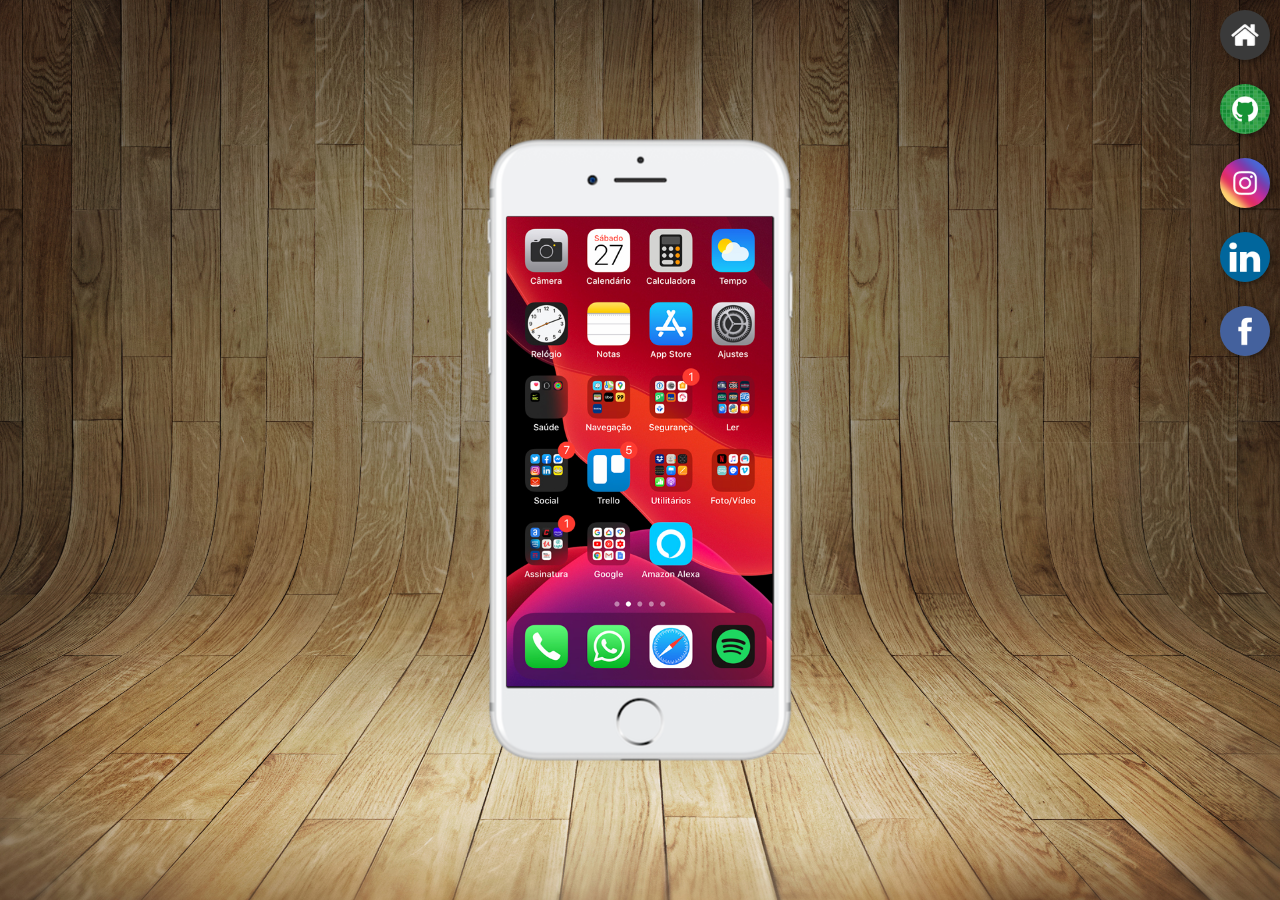
<file: index.html>
<!DOCTYPE html>
<html lang="pt-br">
<head>
    <meta charset="UTF-8">
    <meta name="viewport" content="width=device-width, initial-scale=1.0">
    <link rel="shortcut icon" href="favicon.ico" type="image/x-icon">
    <link rel="stylesheet" href="estilos/style.css">
    <title>Projeto Redes Sociais</title>
</head>
<body>
    <main>
        <section id="telefone">
            <iframe src="home.html" name="tela" id="tela" frameborder="0">
                Seu navegador não é compatível com isso.
            </iframe>
        </section>
        <section id="redes-sociais">
            <a href="home.html" target="tela"><img src="imagens/logo-home.jpg" alt="Home"></a><br>
            <a href="github.html" target="tela"><img src="imagens/logo-github.jpg" alt="GitHub"></a><br>
            <a href="instagram.html" target="tela"><img src="imagens/logo-instagram.jpg" alt="Instagram"></a><br>
            <a href="linkedin.html" target="tela"><img src="imagens/logo-linkedin.jpg" alt="LinkedIn"></a><br>
            <a href="facebook.html" target="tela"><img src="imagens/logo-facebook.jpg" alt="Facebook"></a>
        </section>
    </main>
</body>
</html>
</file>
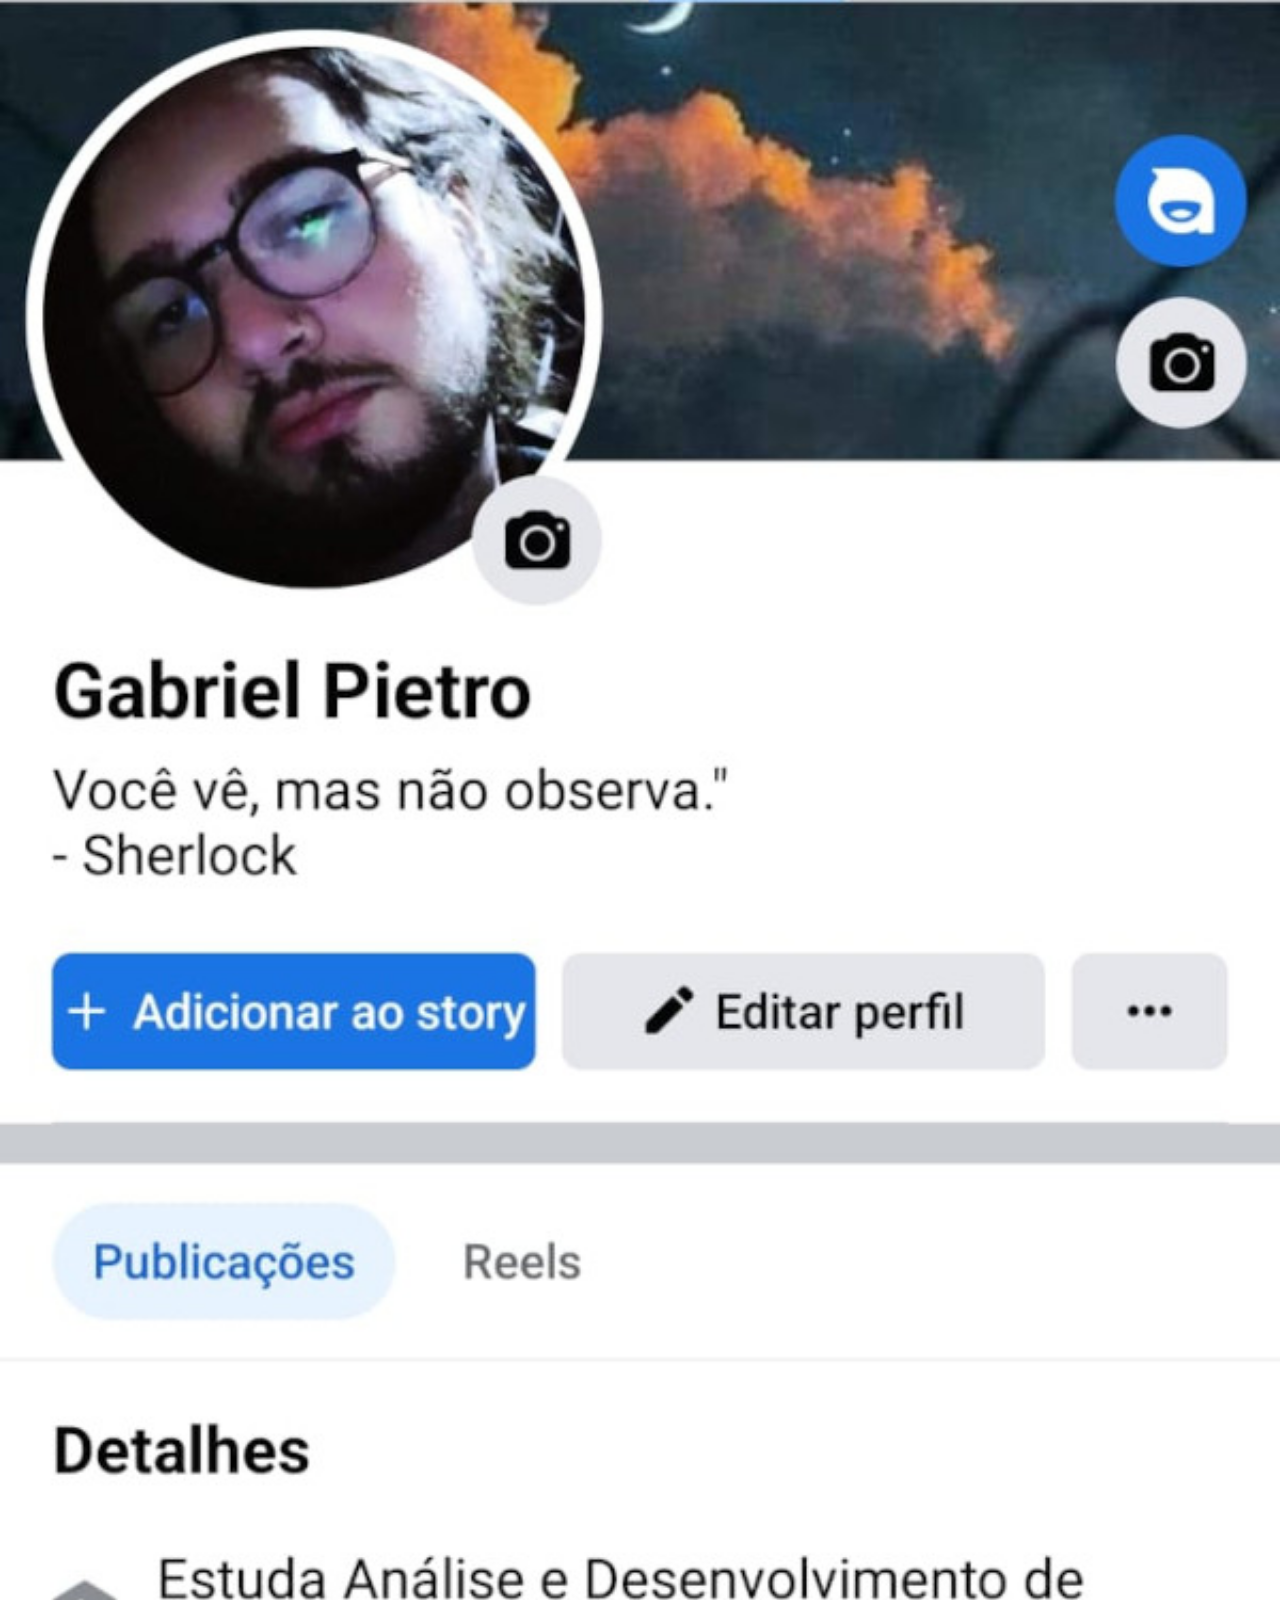
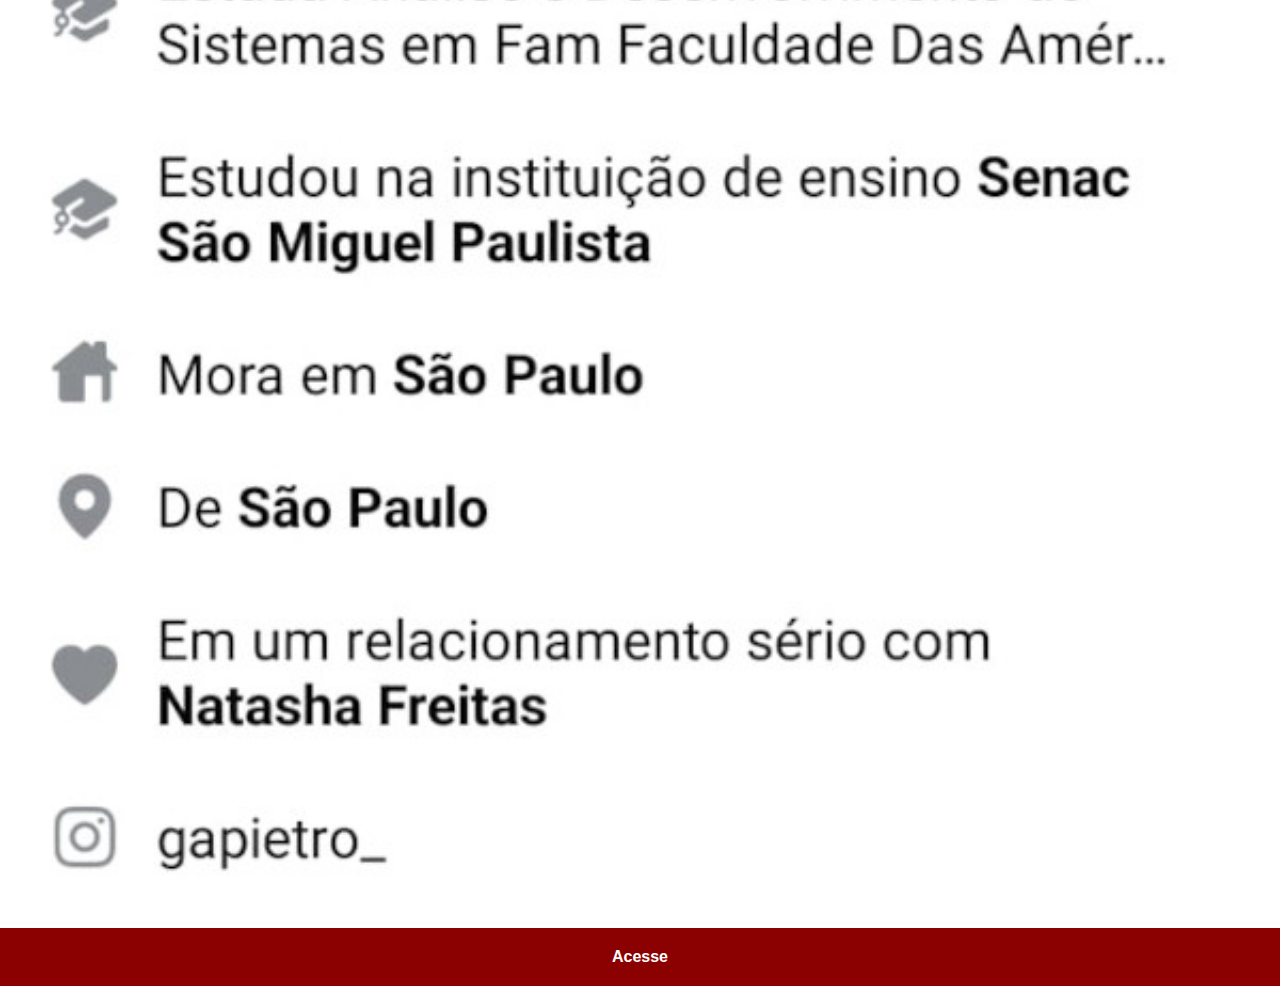
<file: facebook.html>
<!DOCTYPE html>
<html lang="pt-br">
<head>
    <meta charset="UTF-8">
    <meta name="viewport" content="width=device-width, initial-scale=1.0">
    <link rel="stylesheet" href="estilos/social.css">
    <title>Facebook</title>
</head>
<body>
    <img src="imagens/tela-facebook.jpg" alt="Facebook">
    <a href="https://www.facebook.com/gabriel.pietro.135/" target="_blank">Acesse</a>
</body>
</html>
</file>
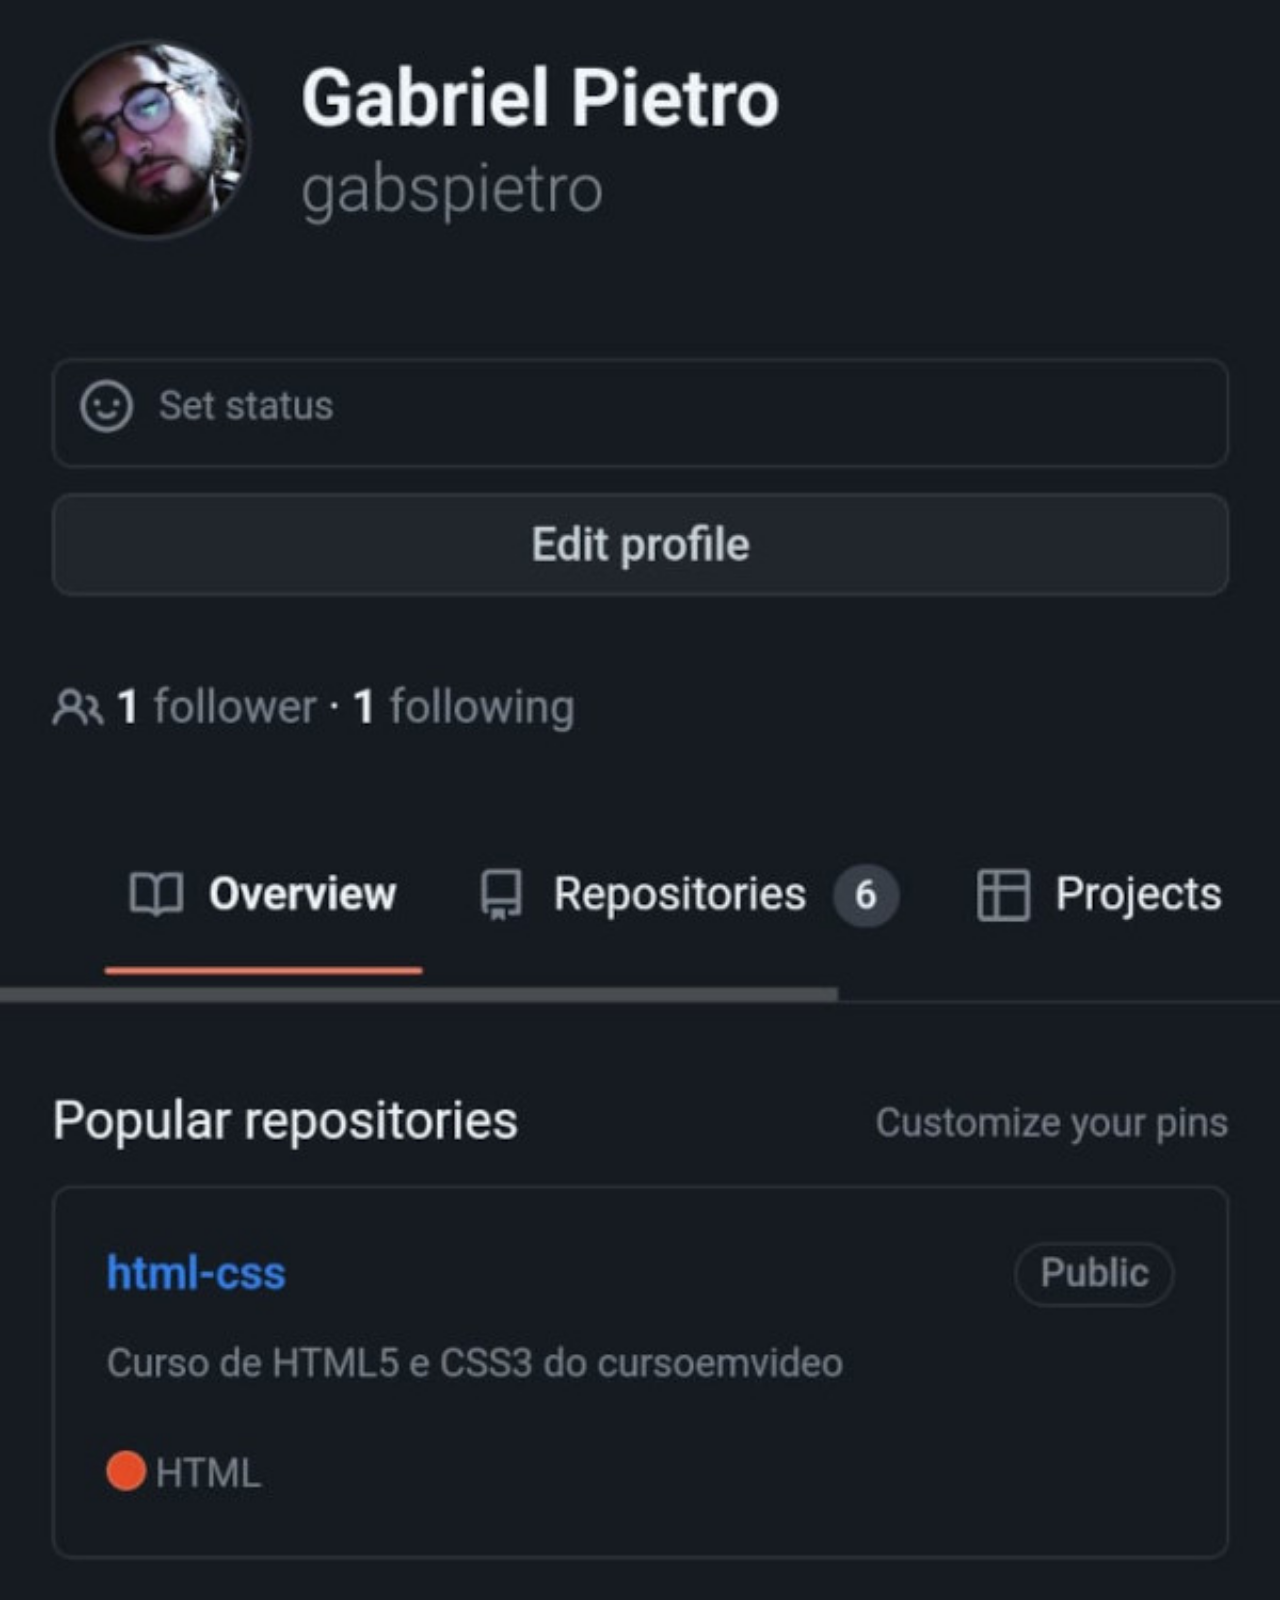
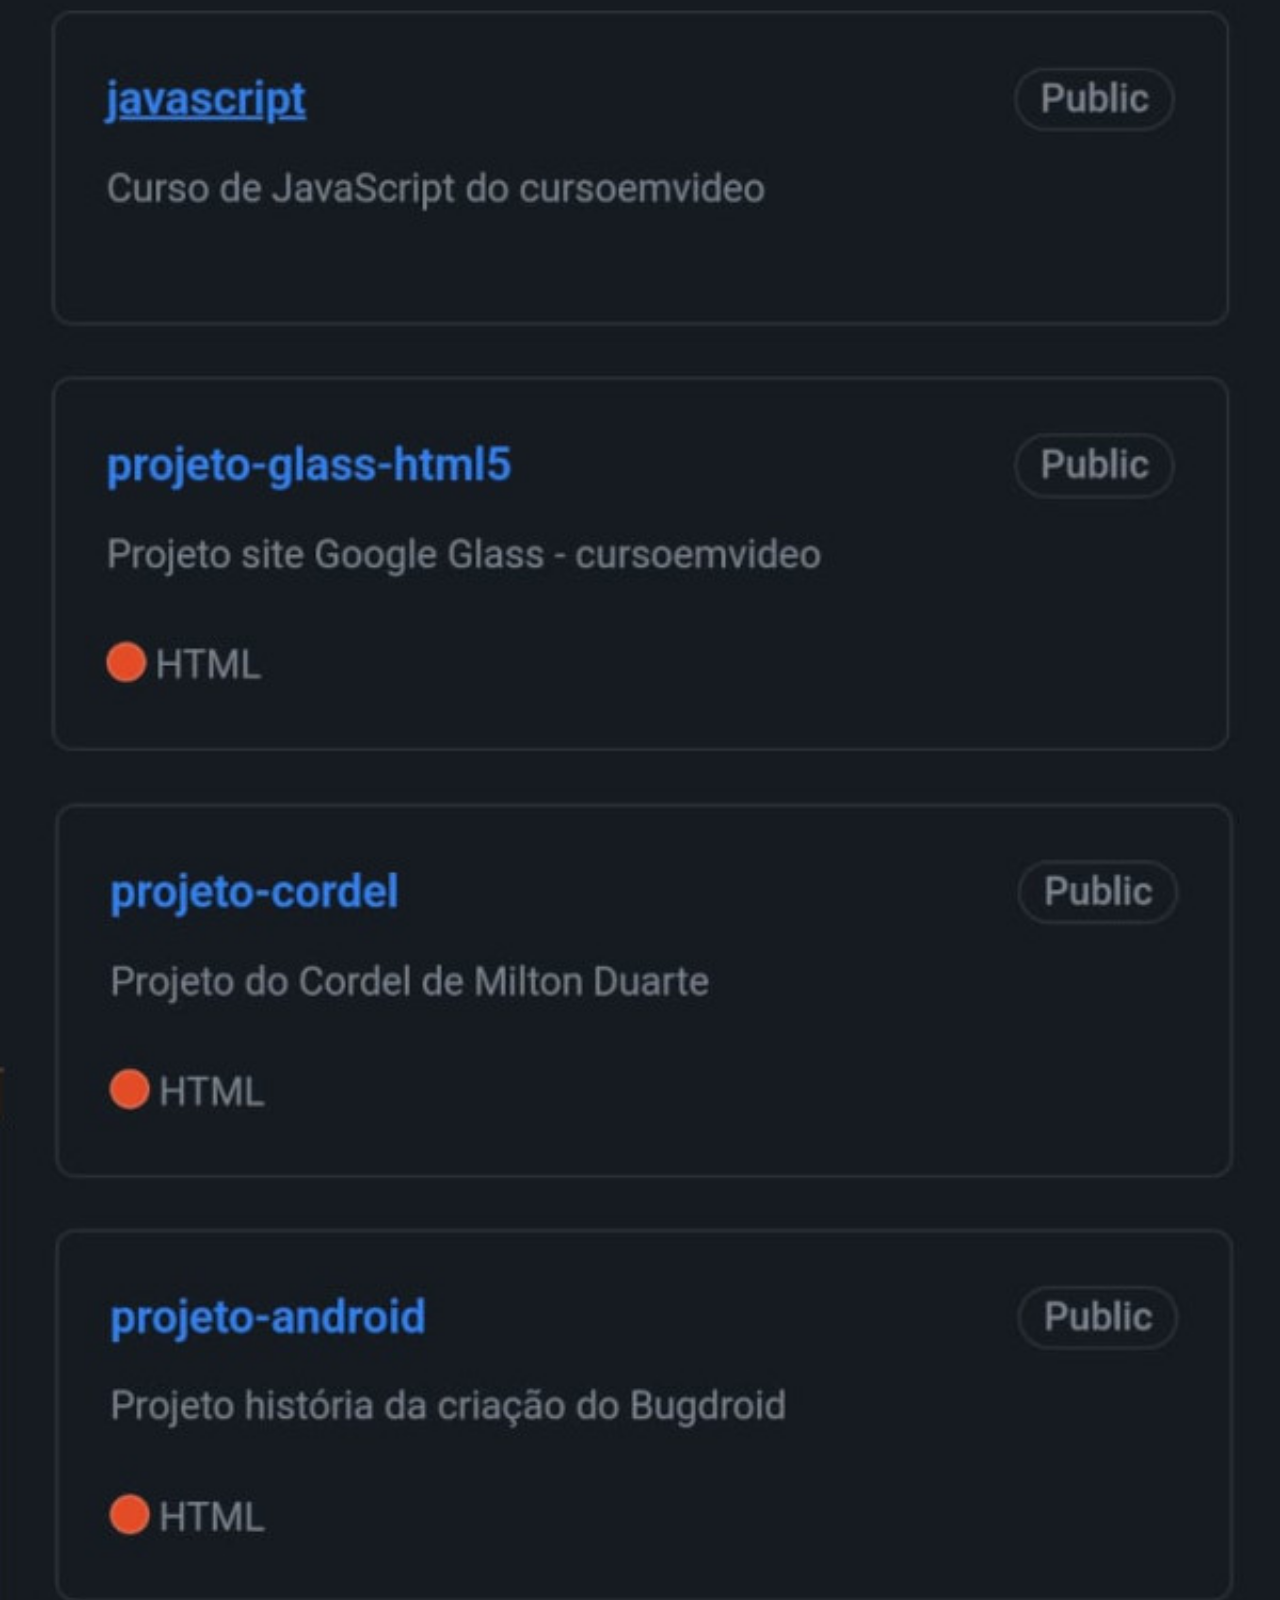
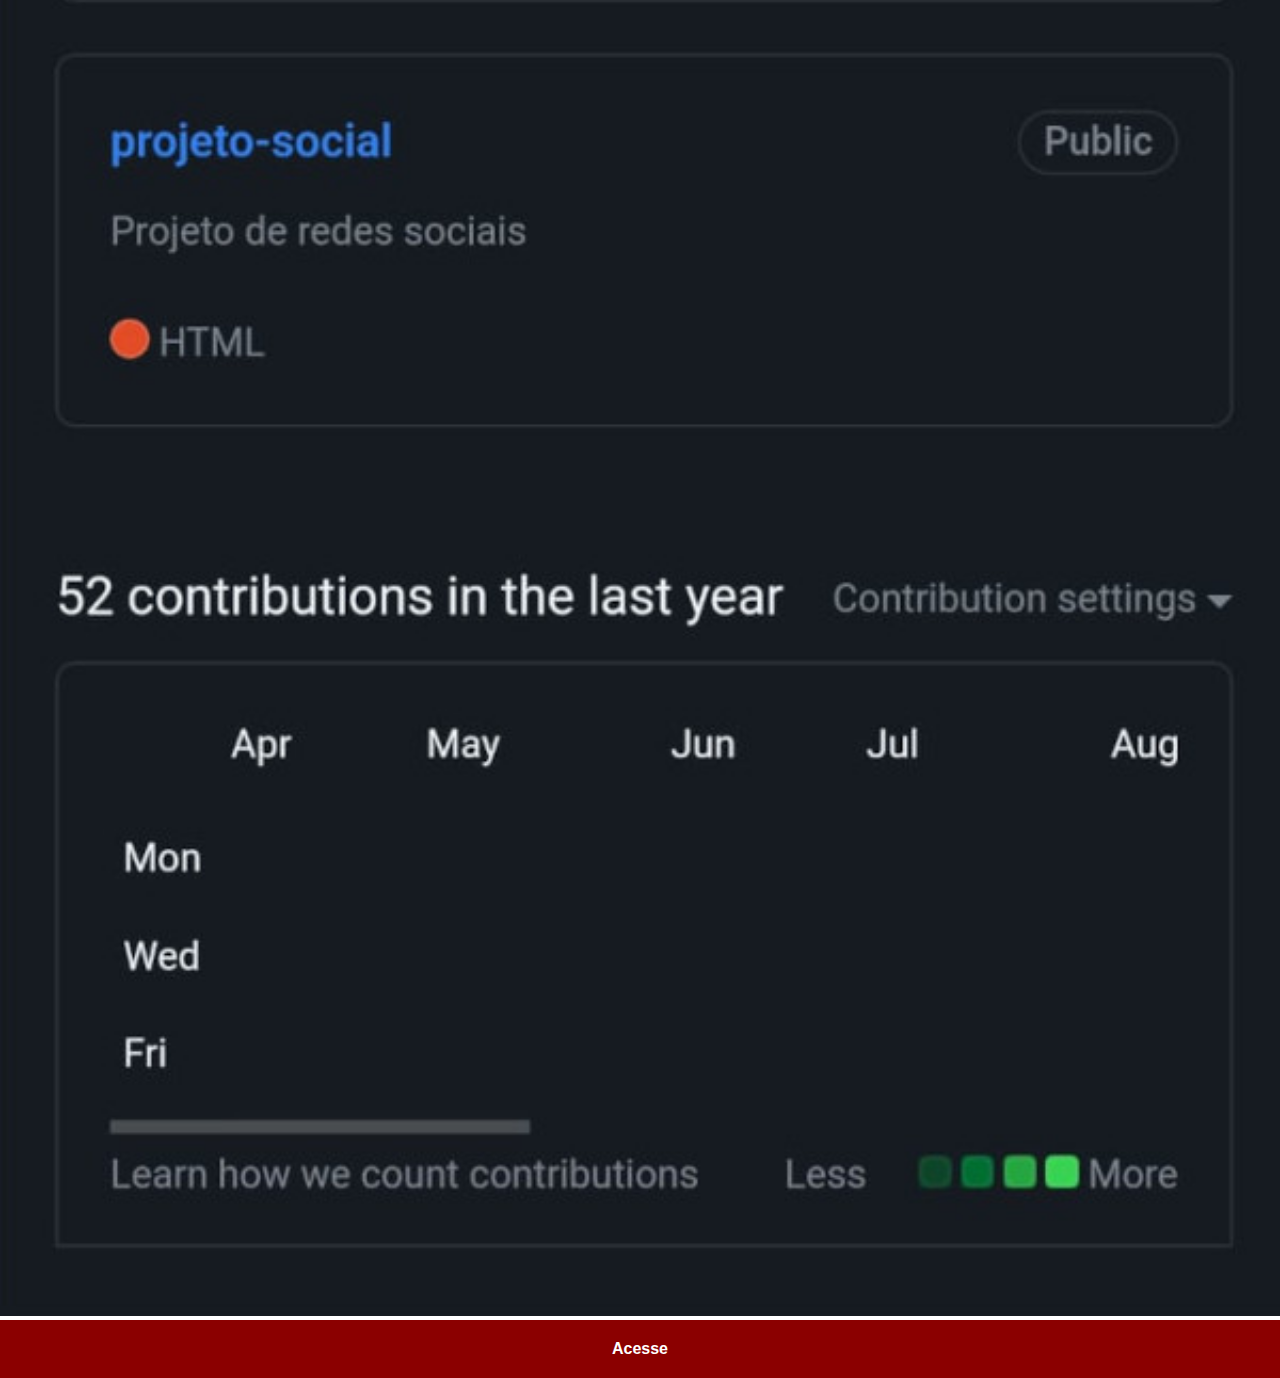
<file: github.html>
<!DOCTYPE html>
<html lang="pt-br">
<head>
    <meta charset="UTF-8">
    <meta name="viewport" content="width=device-width, initial-scale=1.0">
    <link rel="stylesheet" href="estilos/social.css">
    <title>GitHub</title>
</head>
<body>
    <img src="imagens/tela-github.jpg" alt="GitHub">
    <a href="https://github.com/gabspietro" target="_blank">Acesse</a>
</body>
</html>
</file>
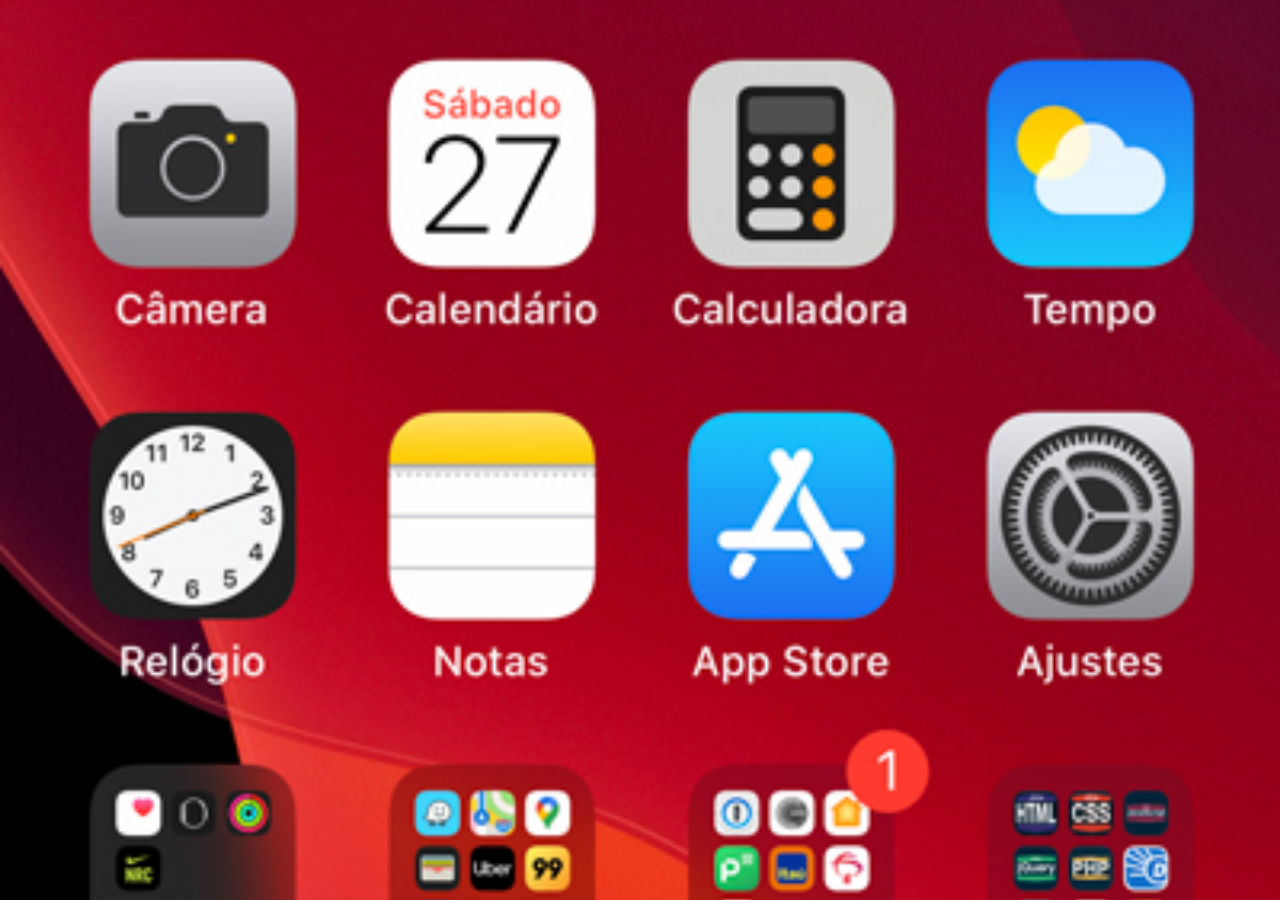
<file: home.html>
<!DOCTYPE html>
<html lang="pt-br">
<head>
    <meta charset="UTF-8">
    <meta name="viewport" content="width=device-width, initial-scale=1.0">
    <title>Home</title>
</head>
<style>
    * {
        margin: 0px;
        padding: 0px;
    }

    body {
        width: 100vw;
        height: 100vh;
        background: black url('imagens/tela-home.jpg') no-repeat top center;
        background-size: cover;
    }
</style>
<body>
    
</body>
</html>
</file>
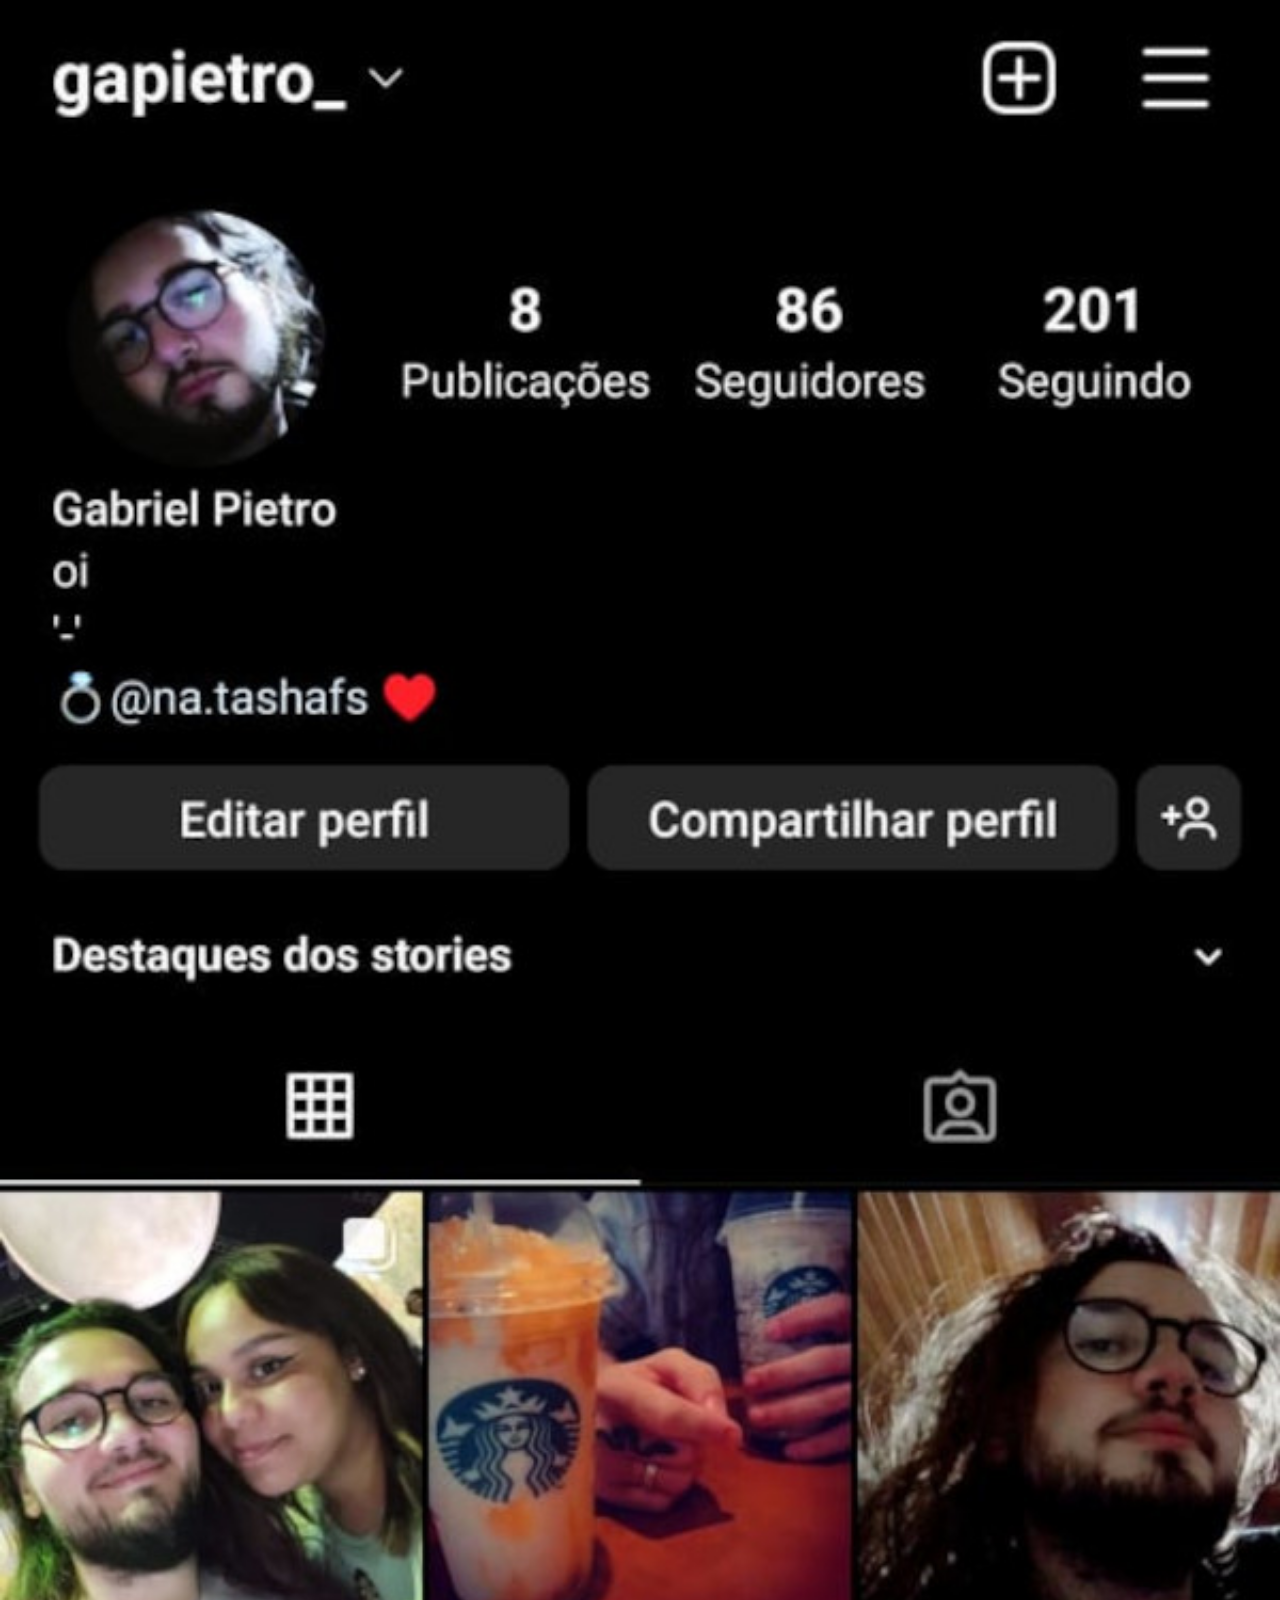
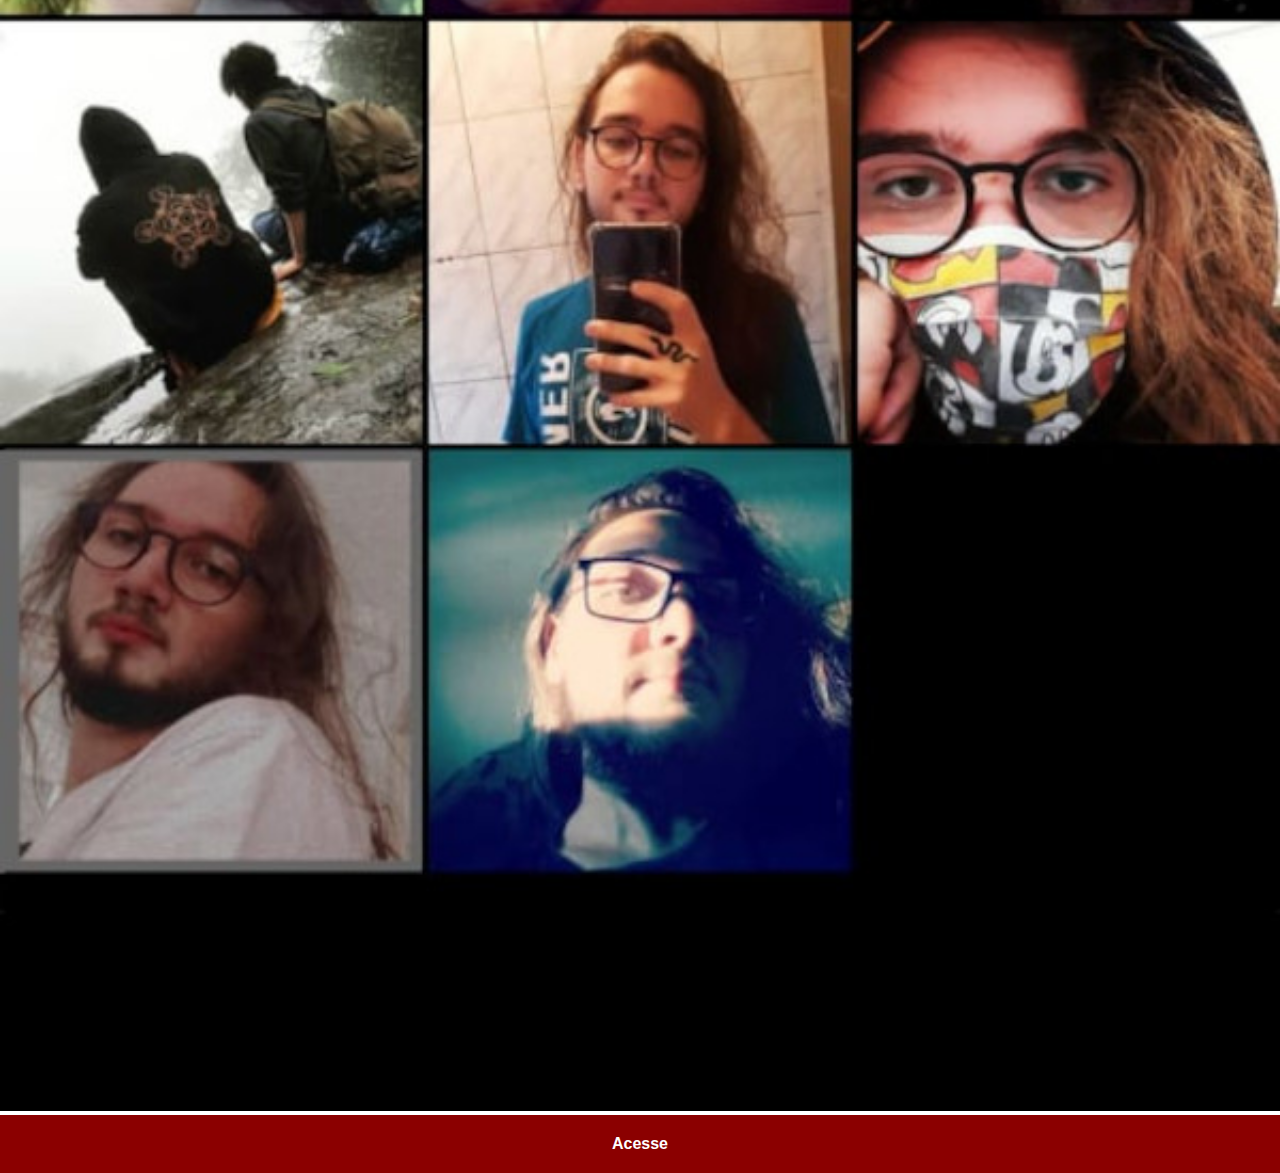
<file: instagram.html>
<!DOCTYPE html>
<html lang="pt-br">
<head>
    <meta charset="UTF-8">
    <meta name="viewport" content="width=device-width, initial-scale=1.0">
    <link rel="stylesheet" href="estilos/social.css">
    <title>Instagram</title>
</head>
<body>
    <img src="imagens/tela-instagram.jpg" alt="Instagram">
    <a href="https://www.instagram.com/gapietro_/" target="_blank">Acesse</a>
</body>
</html>
</file>
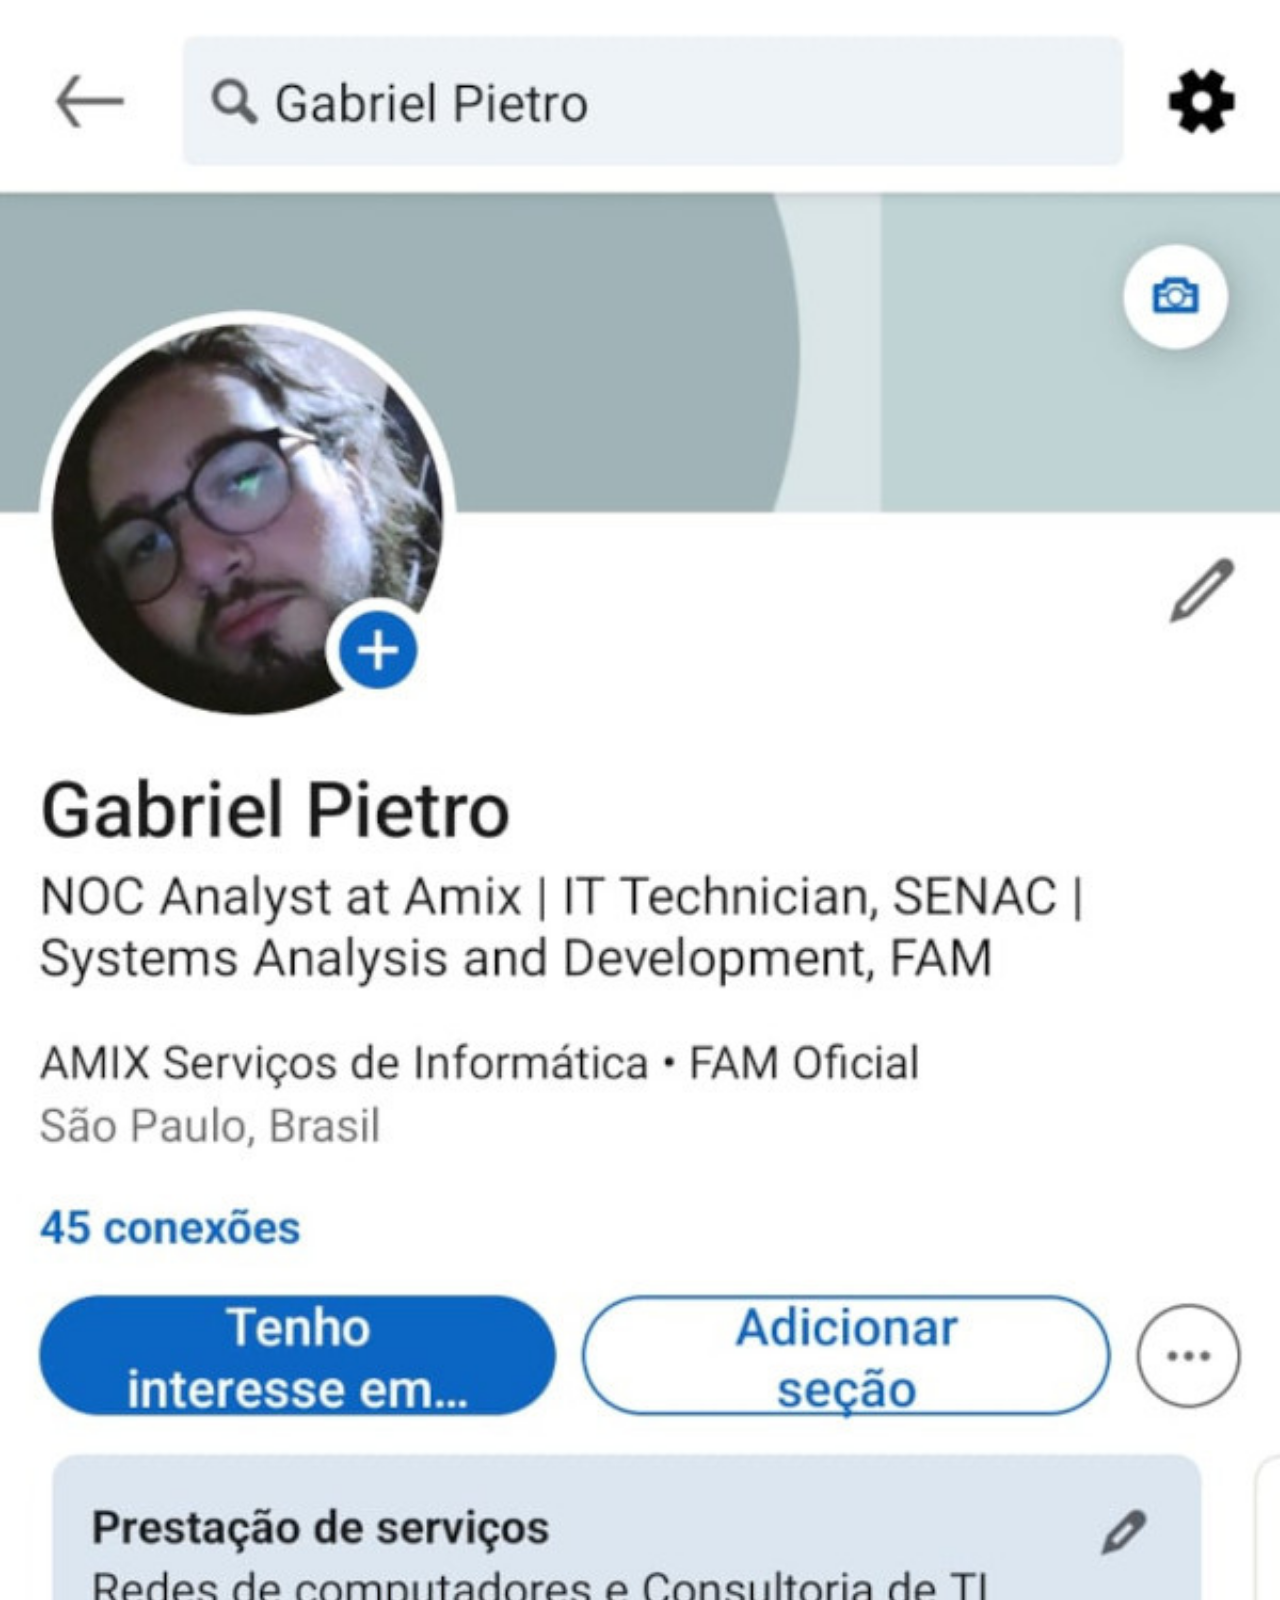
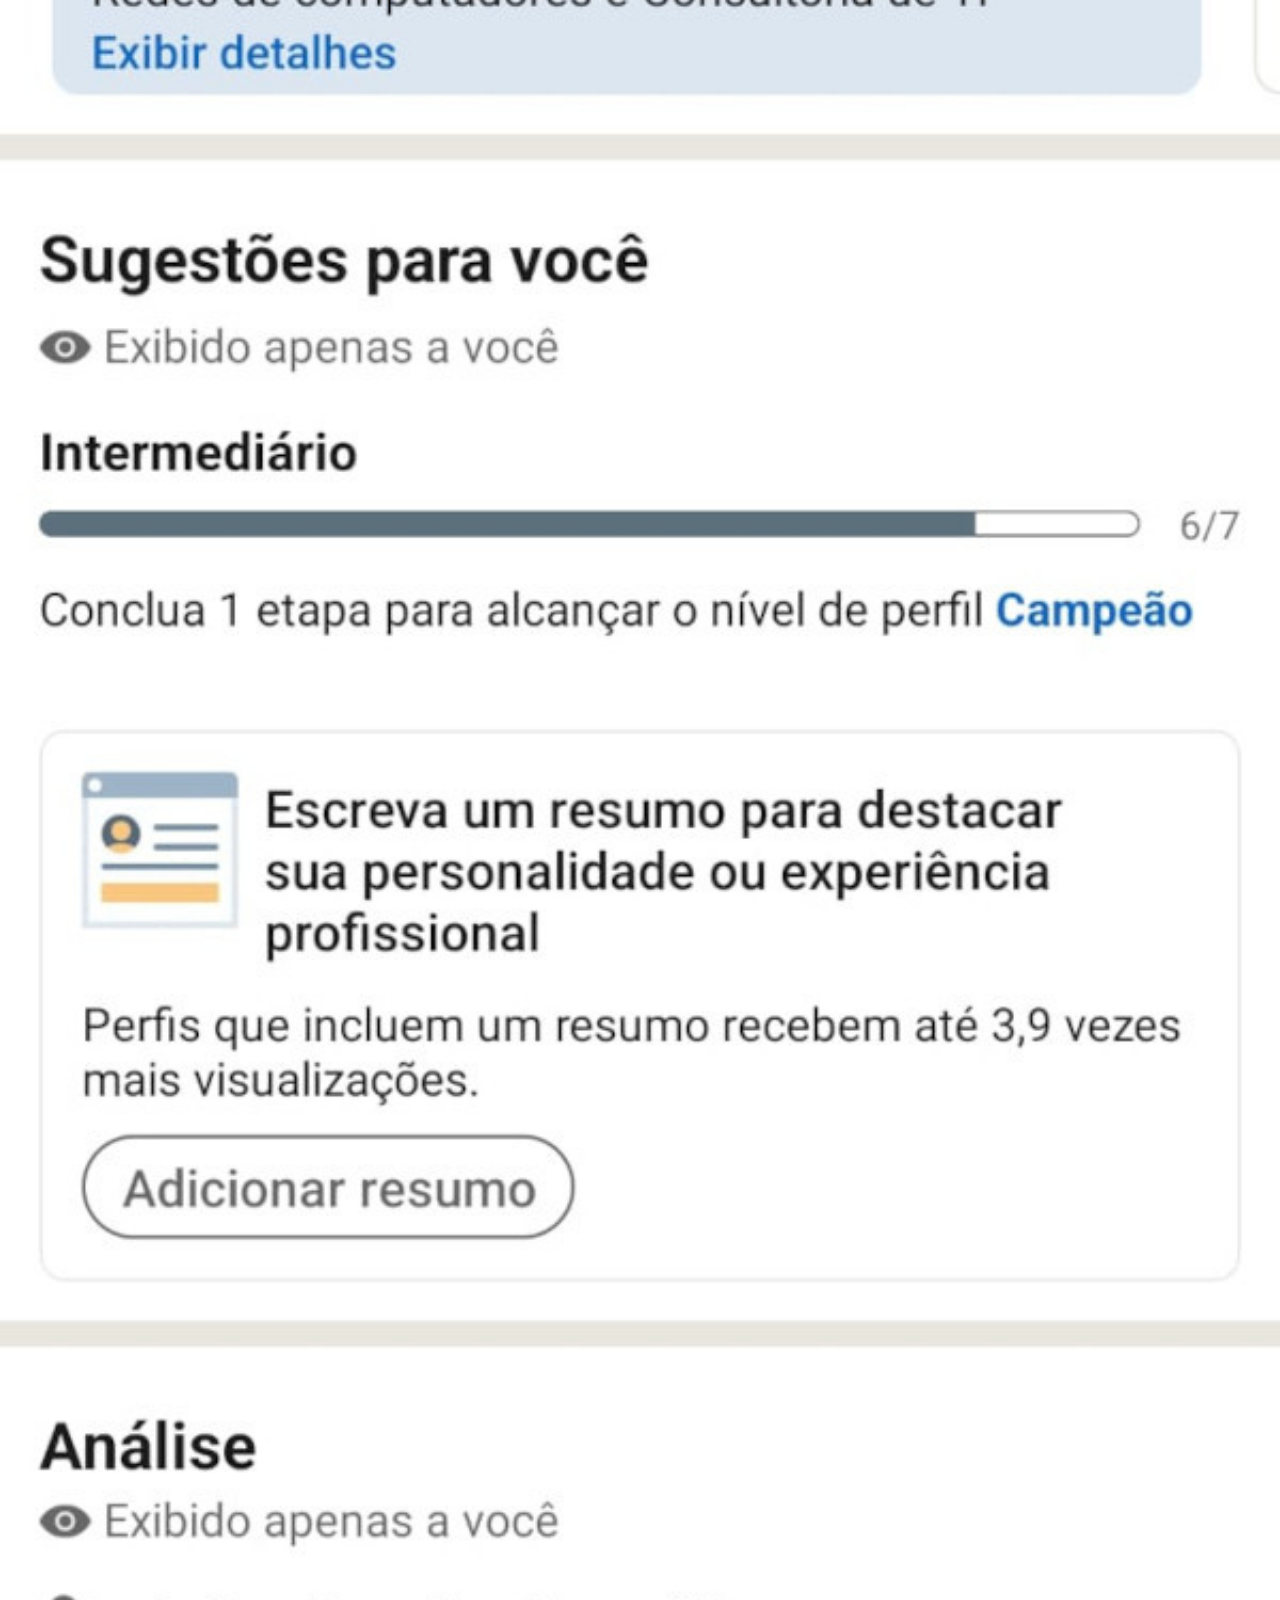
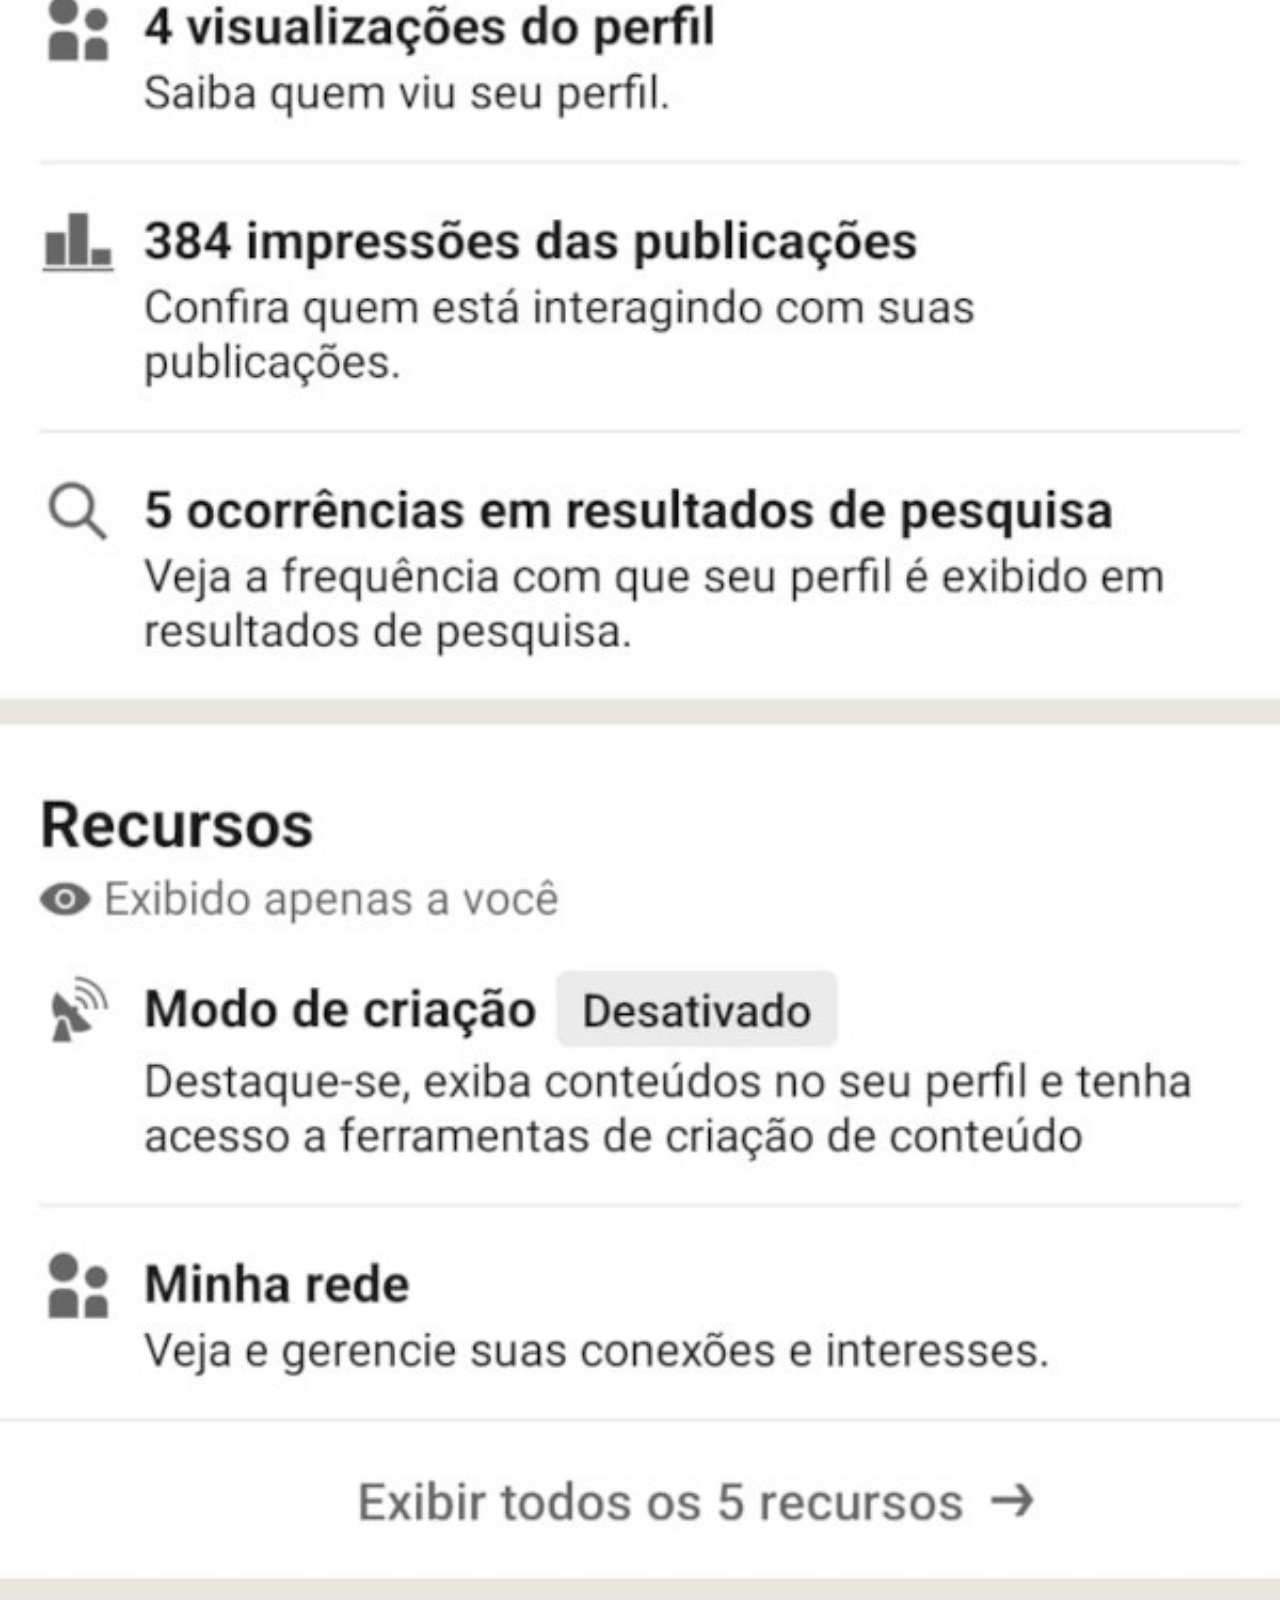
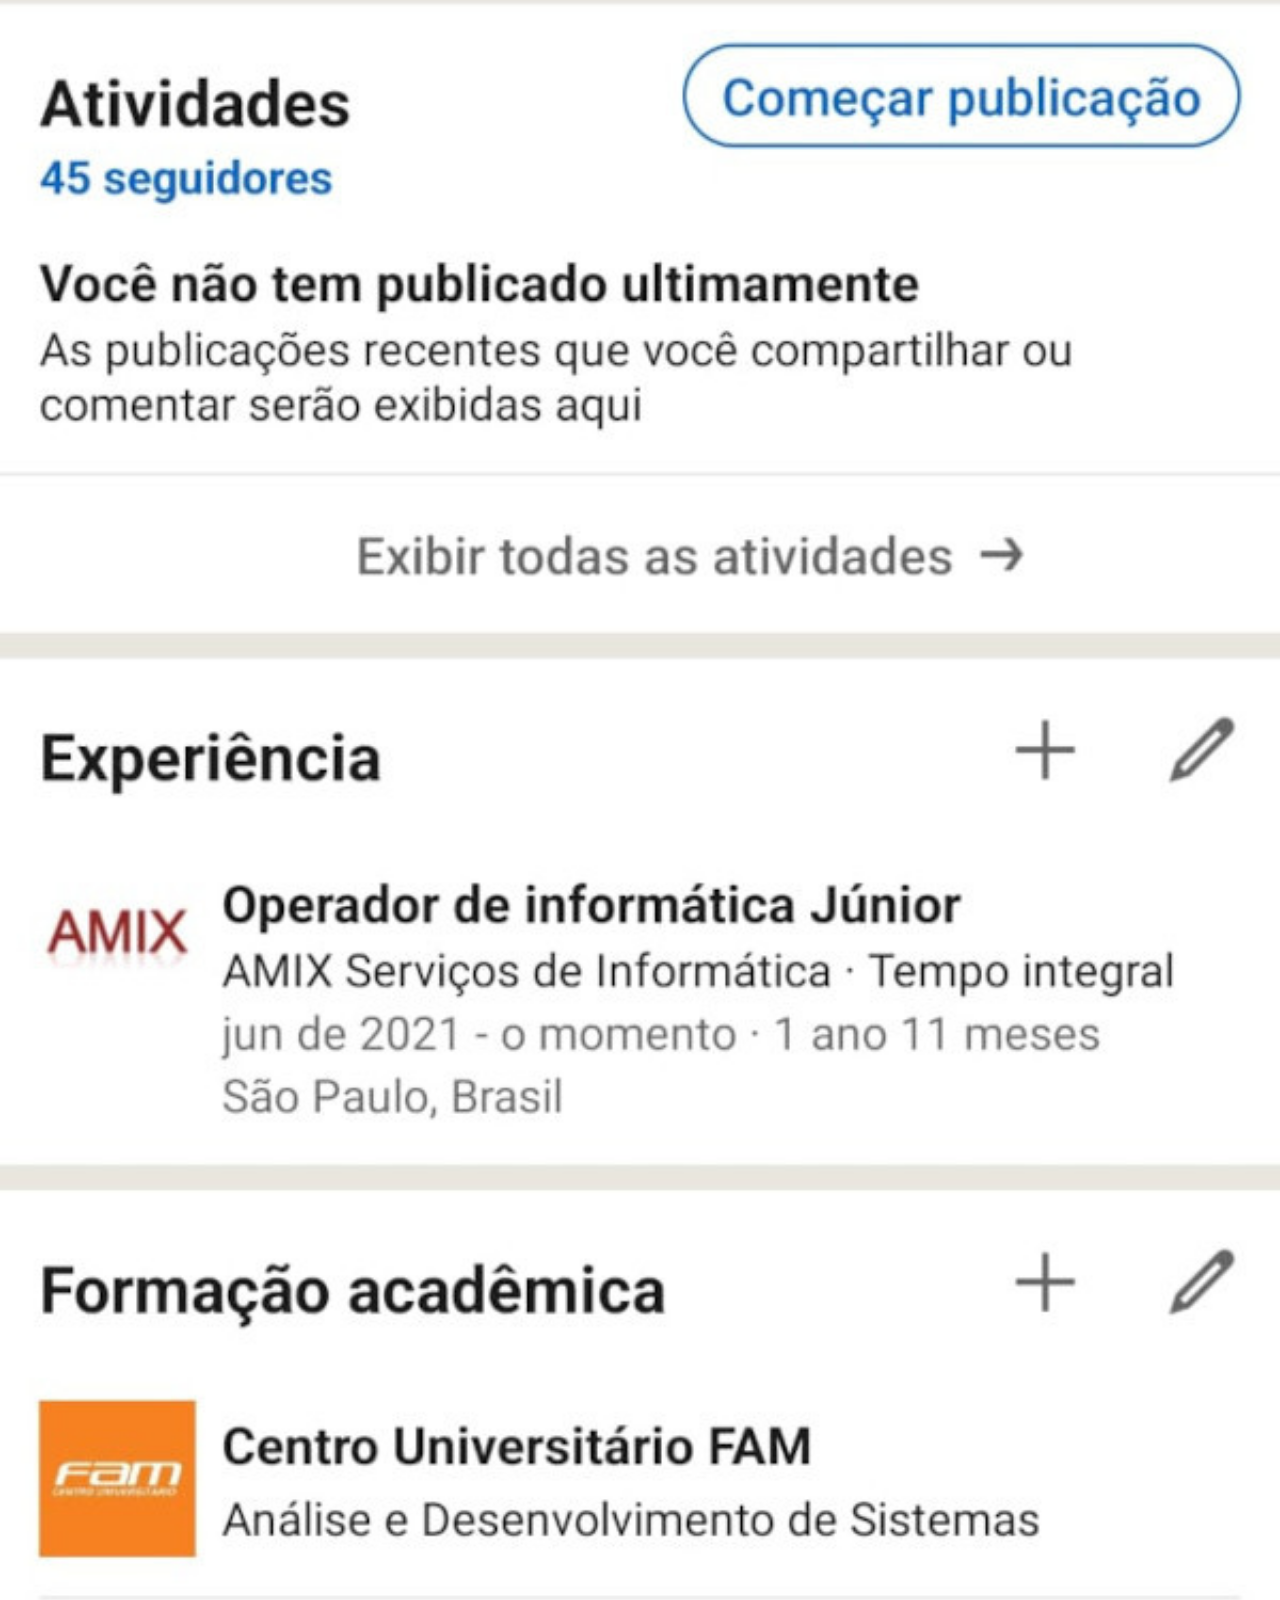
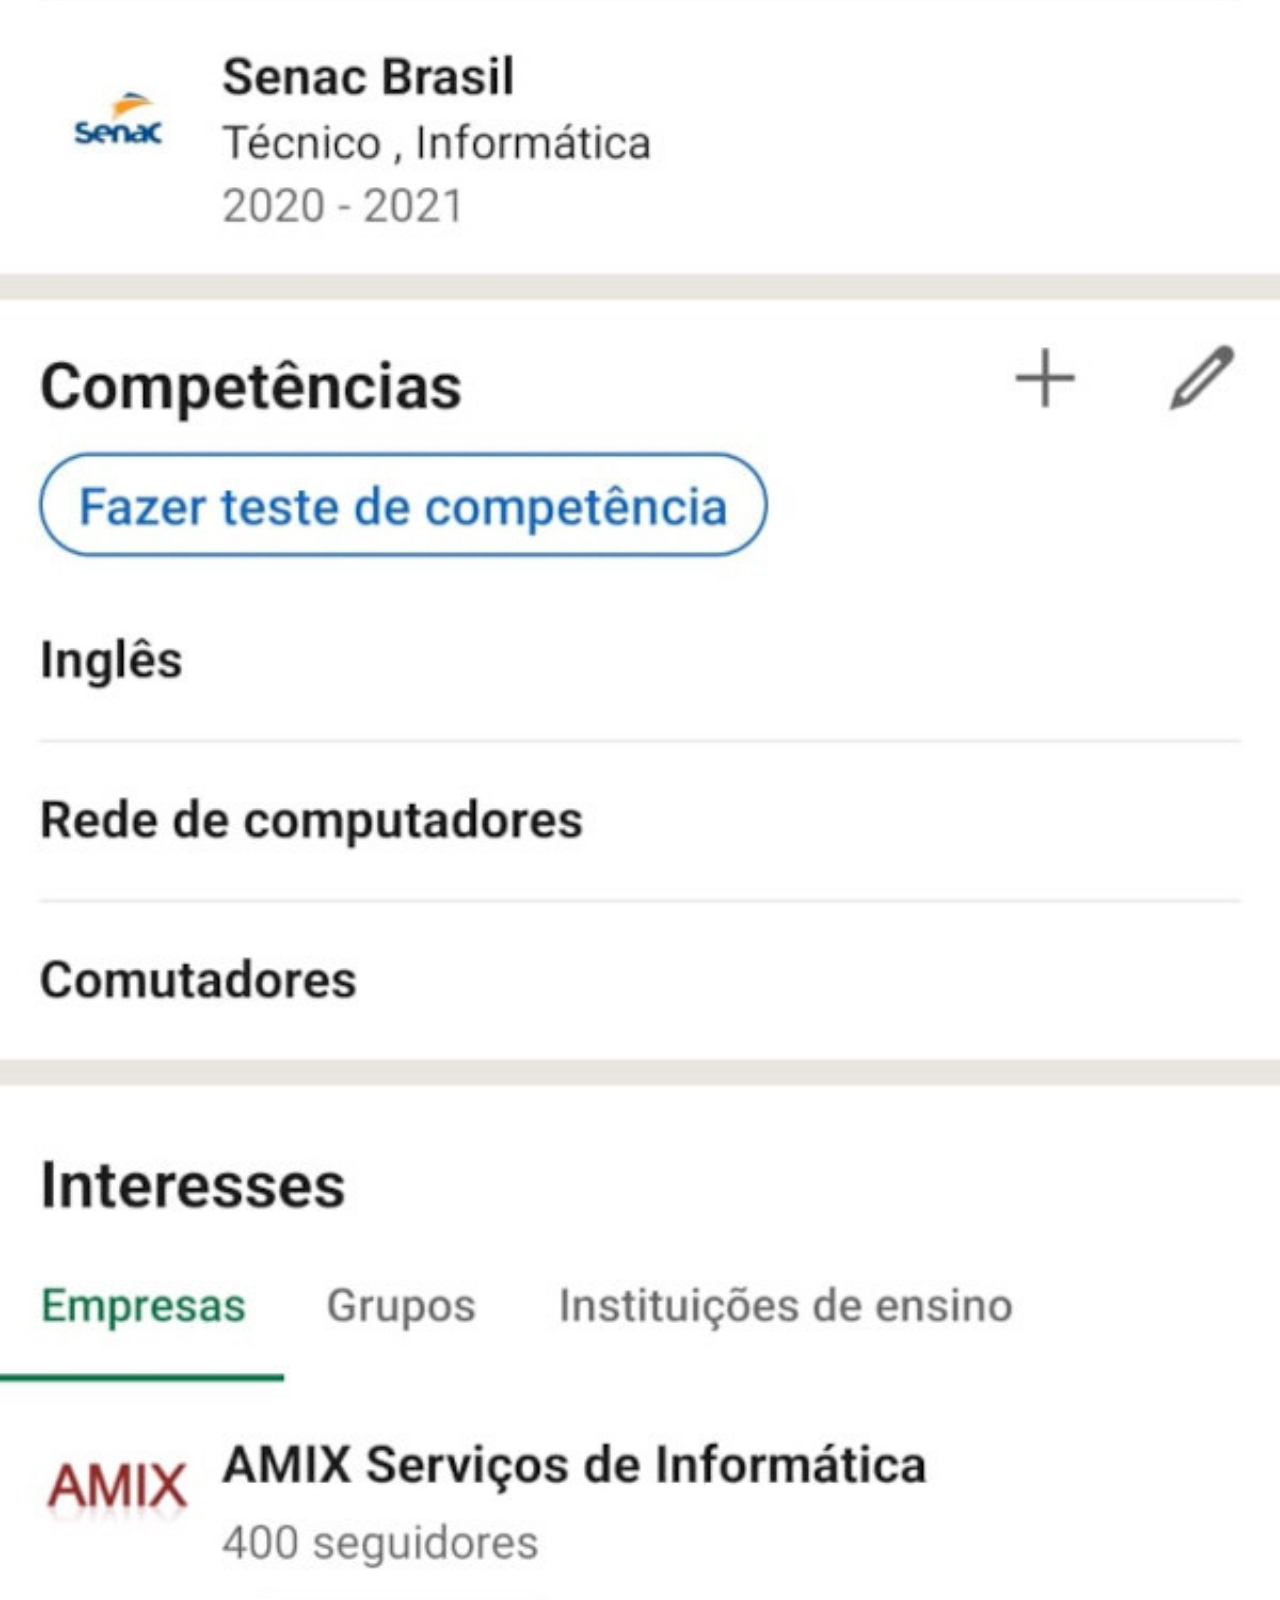
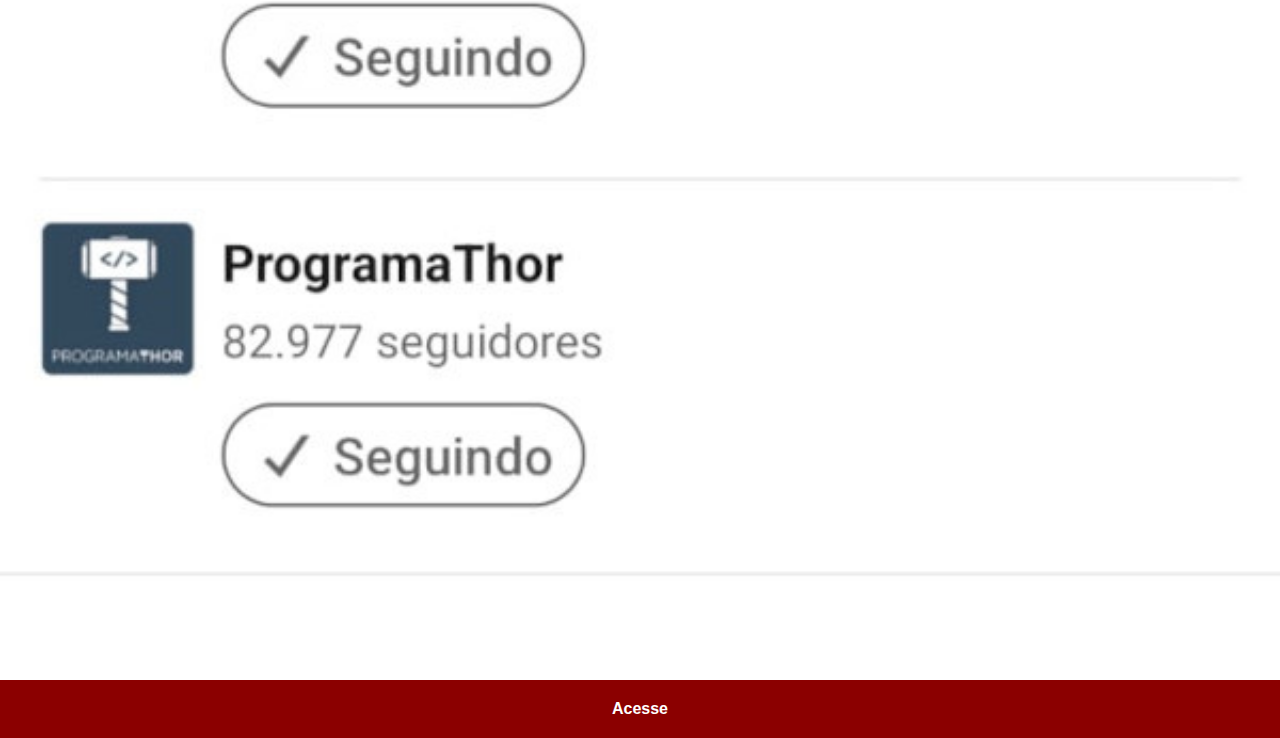
<file: linkedin.html>
<!DOCTYPE html>
<html lang="pt-br">
<head>
    <meta charset="UTF-8">
    <meta name="viewport" content="width=device-width, initial-scale=1.0">
    <link rel="stylesheet" href="estilos/social.css">
    <title>LinkedIn</title>
</head>
<body>
    <img src="imagens/tela-linkedin.jpg" alt="LinkedIn">
    <a href="https://www.linkedin.com/in/gabrielpietro/" target="_blank">Acesse</a>
</body>
</html>
</file>
<file: estilos/style.css>
@charset "UTF-8";

*{
    margin: 0px;
    padding: 0px;
    font-family: Arial, Helvetica, sans-serif;
}

html, body{
    height: 100vh;
    width: 100vw;
    background-color: black;
}

body{
    background: url('../imagens/fundo-madeira.jpg') no-repeat top center;
    background-size: cover;
    background-attachment: fixed;
}

main{
    height: 100vh;
    position: relative;
}

#telefone{
    height: 627px;
    width: 311px;
    position: absolute;
    top: 50%;
    left: 50%;
    transform: translate(-50%, -50%);
    background: url('../imagens/frame-iphone.png') no-repeat;
}

iframe#tela{
    position: relative;
    top: 80px;
    left: 22px;
    width: 266px;
    height: 470px;
}

#redes-sociais{
    text-align: right;
}

#redes-sociais img{
    width: 50px;
    margin: 10px;
    border-radius: 50%;
    box-shadow: 2px 2px 5px rgba(0, 0, 0, 0.400);
    box-sizing: border-box;
}

#redes-sociais img:hover{
    border: 2px solid rgba(255, 255, 255, 0.603);
    transform: translate(-3px, -3px);
    box-shadow: 5px 5px 10px rgba(0, 0, 0, 0.644);
    transition: 0.3s, border 0.6s;
}
</file>
<file: estilos/social.css>
@charset "UTF-8";

*{
    margin: 0px;
    padding: 0px;
    font-family: Arial, Helvetica, sans-serif;
}

::-webkit-scrollbar{
    width: 0px;
    height: 0px;
}

img{
    width: 100vw;
}

a{
    display: block;
    background-color: darkred;
    padding: 20px;
    text-align: center;
    font-weight: bolder;
    text-decoration: none;
    color: white;
}

a:hover{
    background-color: red;
}
</file>
